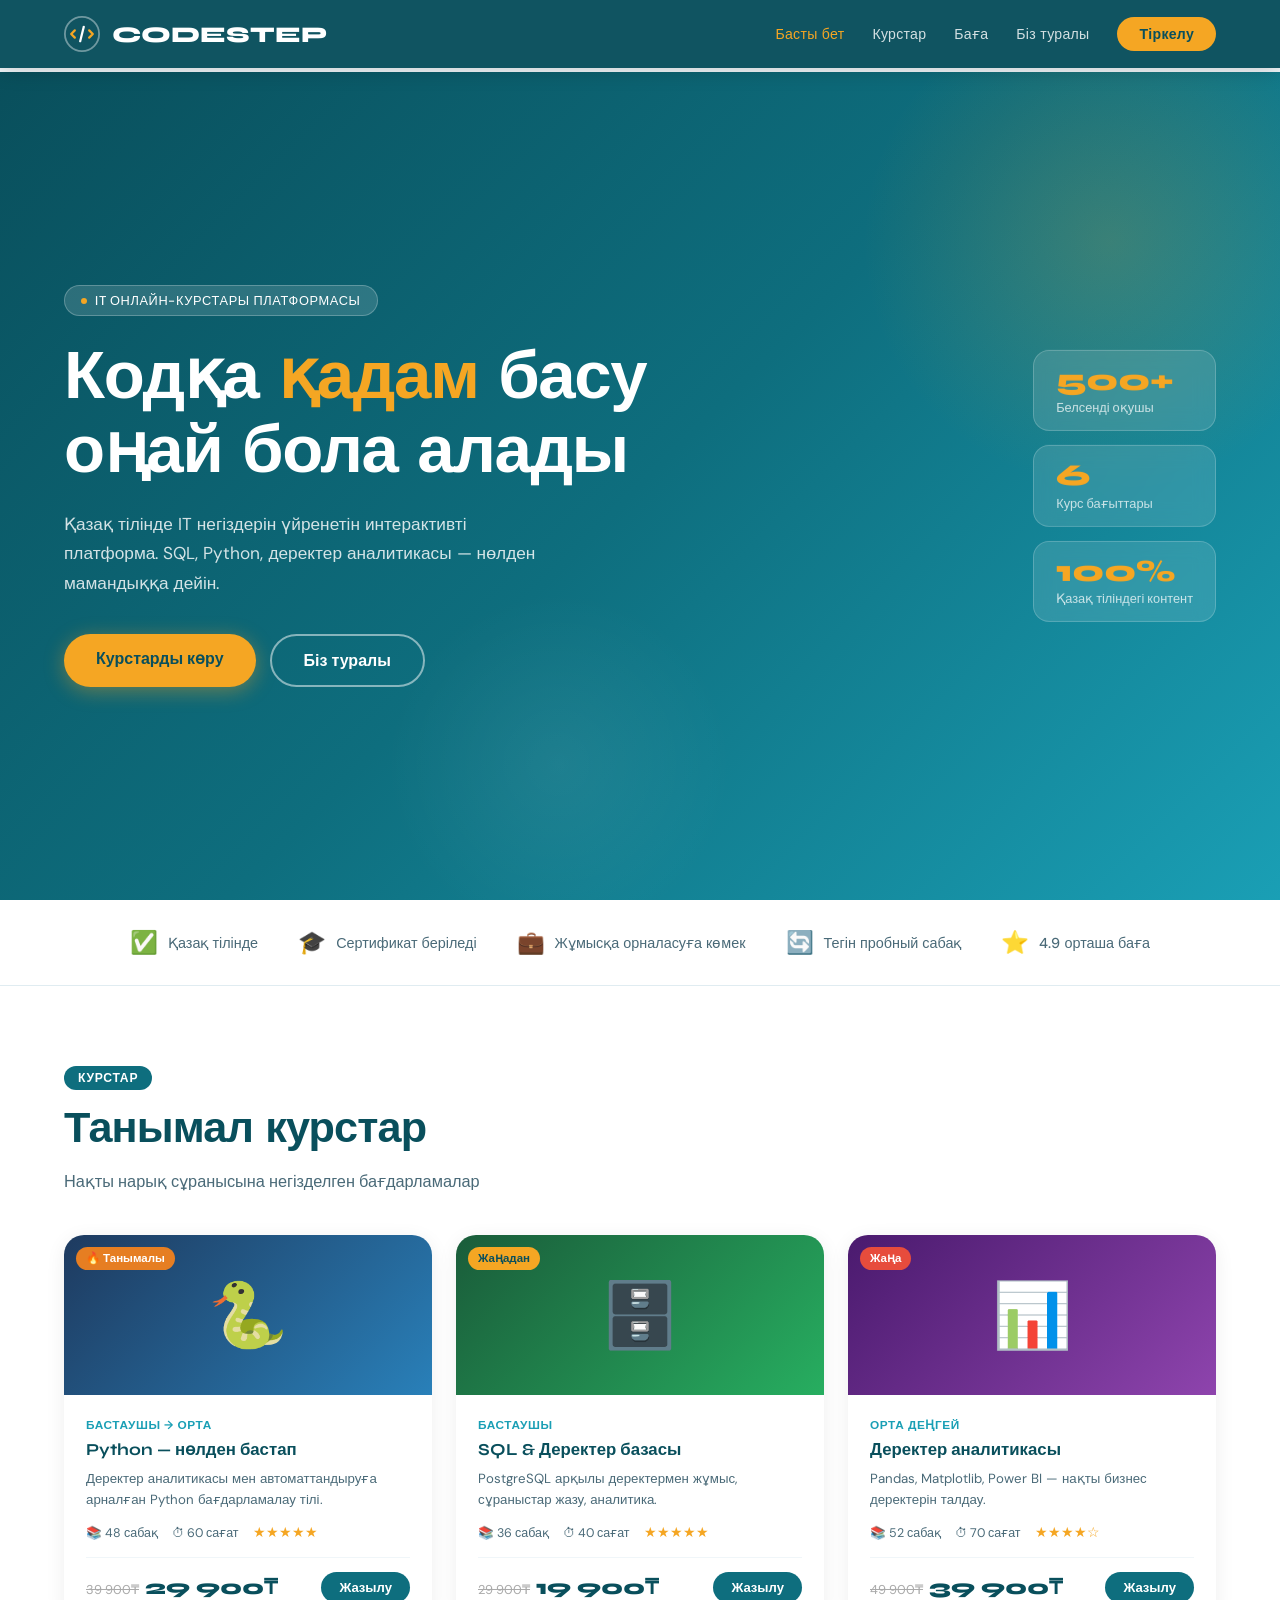
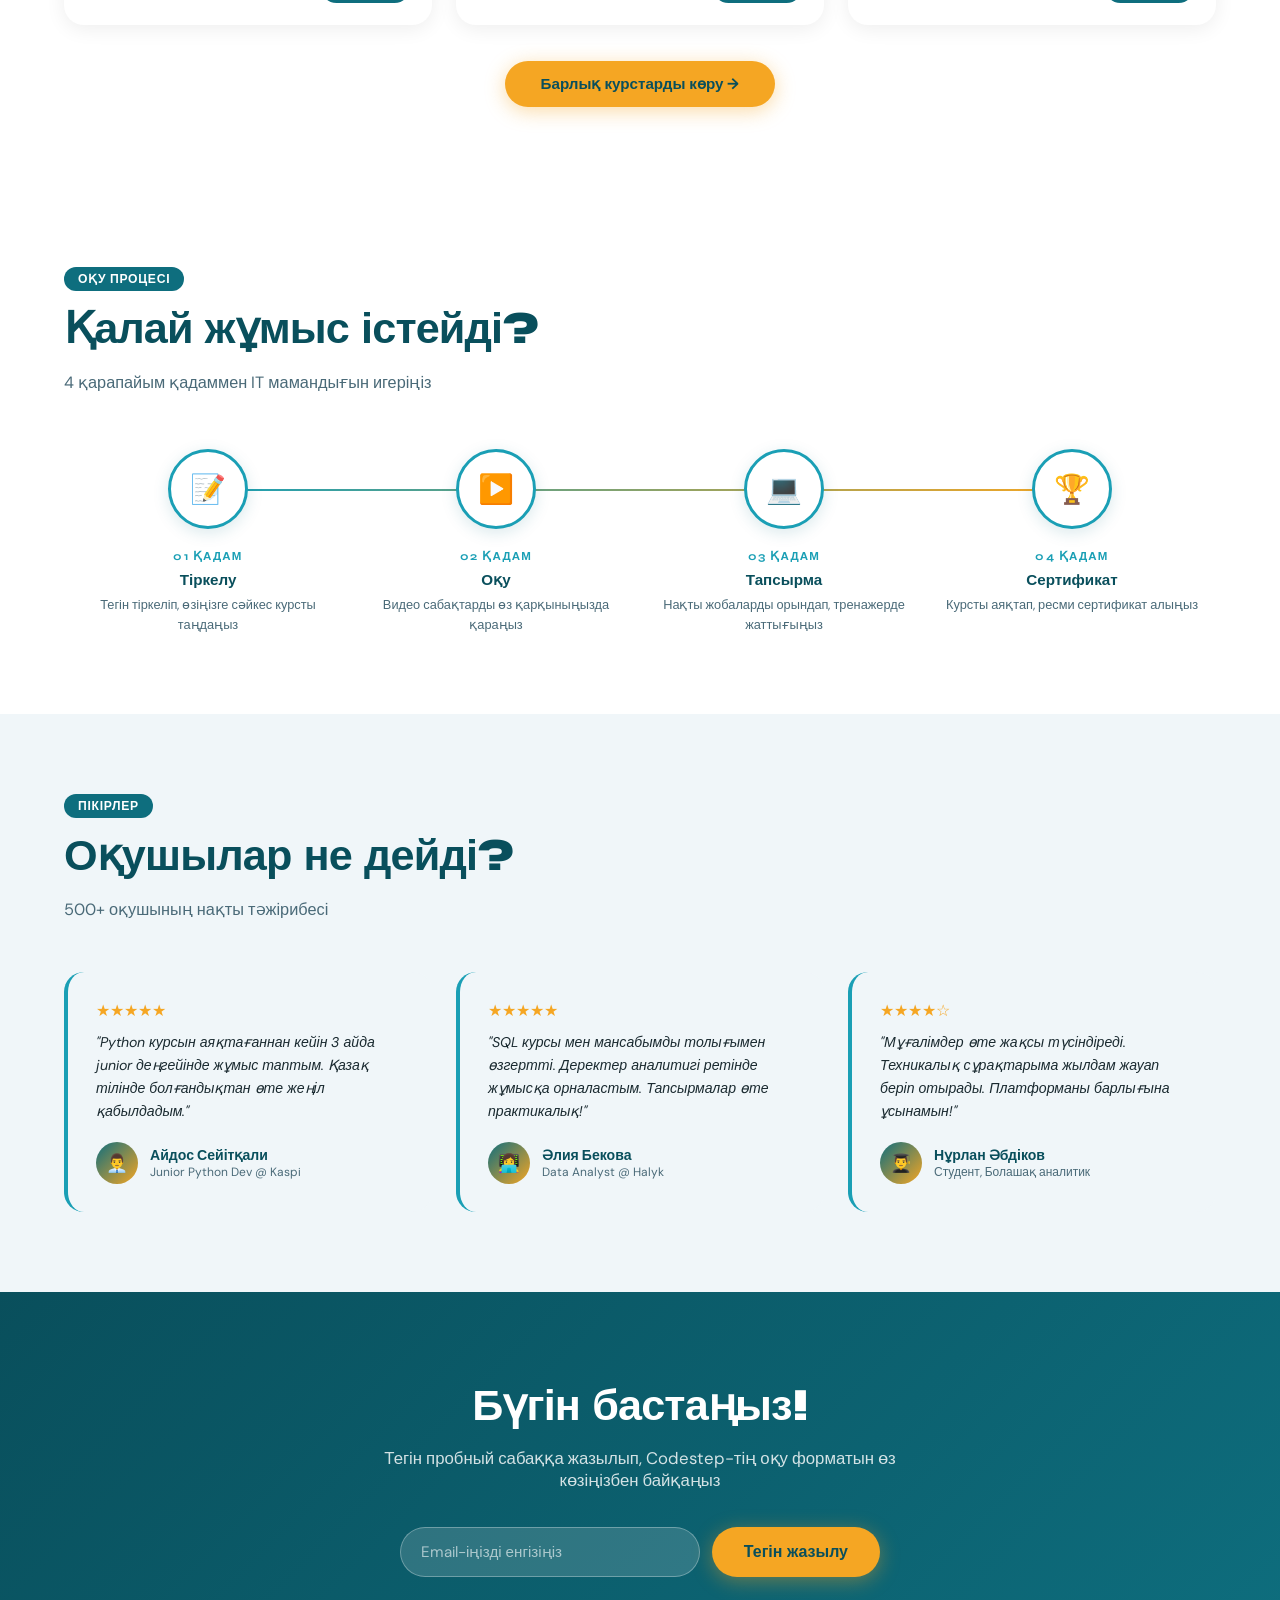
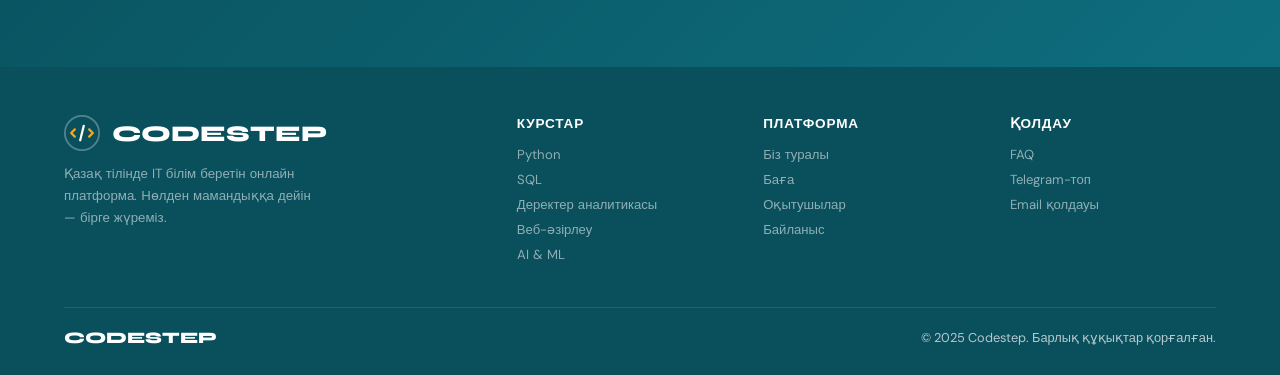
<file: MVP/Index.html>
<!DOCTYPE html>
<html lang="kk">
<head>
  <meta charset="UTF-8">
  <meta name="viewport" content="width=device-width, initial-scale=1.0">
  <title>Codestep — IT курстары платформасы</title>
  <link href="https://fonts.googleapis.com/css2?family=Syne:wght@400;600;700;800&family=DM+Sans:ital,opsz,wght@0,9..40,300;0,9..40,400;0,9..40,500;1,9..40,300&display=swap" rel="stylesheet">
  <style>
    :root {
      --teal: #0e6e7e;
      --teal-dark: #094f5c;
      --teal-light: #1a9fb5;
      --accent: #f5a623;
      --accent2: #e8f4f8;
      --bg: #f0f6f9;
      --white: #ffffff;
      --text: #1a2a30;
      --text-muted: #4a6a78;
      --green-soft: #d6ead6;
      --red-soft: #fde8e8;
    }
    *,*::before,*::after{box-sizing:border-box;margin:0;padding:0}
    html{scroll-behavior:smooth}
    body{font-family:'DM Sans',sans-serif;background:var(--bg);color:var(--text);overflow-x:hidden}

    /* ===== NAV ===== */
    nav{position:fixed;top:0;left:0;right:0;z-index:200;display:flex;align-items:center;justify-content:space-between;padding:16px 5%;background:rgba(9,79,92,0.97);backdrop-filter:blur(10px);box-shadow:0 2px 20px rgba(0,0,0,.18)}
    .nav-logo{display:flex;align-items:center;gap:12px;font-family:'Syne',sans-serif;font-weight:800;font-size:1.4rem;color:#fff;text-decoration:none;cursor:pointer}
    .nav-logo svg{width:36px;height:36px}
    .nav-links{display:flex;gap:28px;align-items:center}
    .nav-links a{color:rgba(255,255,255,.82);text-decoration:none;font-size:0.88rem;font-weight:500;letter-spacing:.02em;transition:color .2s;cursor:pointer}
    .nav-links a:hover,.nav-links a.active{color:var(--accent)}
    .nav-cta{background:var(--accent);color:var(--teal-dark)!important;padding:8px 22px;border-radius:50px;font-weight:700!important;transition:transform .2s,box-shadow .2s!important}
    .nav-cta:hover{transform:translateY(-2px);box-shadow:0 6px 20px rgba(245,166,35,.45)}
    .hamburger{display:none;flex-direction:column;gap:5px;cursor:pointer;padding:4px}
    .hamburger span{width:24px;height:2px;background:#fff;border-radius:2px;transition:all .3s}

    /* ===== PAGES ===== */
    .page{display:none;min-height:100vh;padding-top:72px}
    .page.active{display:block}

    /* ===== HERO ===== */
    .hero{min-height:calc(100vh - 72px);background:linear-gradient(135deg,var(--teal-dark) 0%,var(--teal) 50%,#1a9fb5 100%);display:flex;align-items:center;padding:60px 5% 60px;position:relative;overflow:hidden}
    .hero::before{content:'';position:absolute;top:-80px;right:-80px;width:500px;height:500px;border-radius:50%;background:radial-gradient(circle,rgba(245,166,35,.18) 0%,transparent 70%)}
    .hero::after{content:'';position:absolute;bottom:-40px;left:30%;width:350px;height:350px;border-radius:50%;background:radial-gradient(circle,rgba(255,255,255,.06) 0%,transparent 70%)}
    .hero-content{max-width:620px;position:relative;z-index:2}
    .hero-badge{display:inline-flex;align-items:center;gap:8px;background:rgba(255,255,255,.14);border:1px solid rgba(255,255,255,.24);color:#fff;padding:6px 16px;border-radius:50px;font-size:.8rem;font-weight:500;letter-spacing:.05em;text-transform:uppercase;margin-bottom:24px}
    .hero-badge span{width:6px;height:6px;background:var(--accent);border-radius:50%}
    .hero h1{font-family:'Syne',sans-serif;font-size:clamp(2.6rem,5.5vw,4.2rem);font-weight:800;color:#fff;line-height:1.1;margin-bottom:22px;letter-spacing:-.02em}
    .hero h1 em{color:var(--accent);font-style:normal}
    .hero p{font-size:1.08rem;color:rgba(255,255,255,.82);line-height:1.7;margin-bottom:36px;max-width:500px}
    .hero-btns{display:flex;gap:14px;flex-wrap:wrap}
    .btn-primary{background:var(--accent);color:var(--teal-dark);padding:14px 32px;border-radius:50px;font-weight:700;font-size:1rem;text-decoration:none;transition:transform .2s,box-shadow .2s;box-shadow:0 4px 20px rgba(245,166,35,.4);cursor:pointer;border:none;display:inline-block}
    .btn-primary:hover{transform:translateY(-2px);box-shadow:0 8px 30px rgba(245,166,35,.5)}
    .btn-outline{border:2px solid rgba(255,255,255,.5);color:#fff;padding:14px 32px;border-radius:50px;font-weight:600;font-size:1rem;text-decoration:none;transition:all .2s;cursor:pointer;background:none;display:inline-block}
    .btn-outline:hover{border-color:#fff;background:rgba(255,255,255,.1)}
    .hero-stats{position:absolute;right:5%;top:50%;transform:translateY(-50%);z-index:2;display:flex;flex-direction:column;gap:14px}
    .stat-card{background:rgba(255,255,255,.12);border:1px solid rgba(255,255,255,.2);backdrop-filter:blur(10px);border-radius:16px;padding:14px 22px;color:#fff;min-width:175px}
    .stat-card .num{font-family:'Syne',sans-serif;font-size:1.9rem;font-weight:800;color:var(--accent);line-height:1}
    .stat-card .label{font-size:.8rem;opacity:.75;margin-top:4px}

    /* ===== TRUST BAR ===== */
    .trust-bar{background:var(--white);padding:28px 5%;display:flex;align-items:center;justify-content:center;gap:40px;border-bottom:1px solid #e0ecf1;flex-wrap:wrap}
    .trust-item{display:flex;align-items:center;gap:10px;font-size:.9rem;color:var(--text-muted);font-weight:500}
    .trust-item span{font-size:1.4rem}

    /* ===== SECTIONS ===== */
    section{padding:80px 5%}
    .section-tag{display:inline-block;background:var(--teal);color:#fff;padding:4px 14px;border-radius:50px;font-size:.76rem;font-weight:600;letter-spacing:.06em;text-transform:uppercase;margin-bottom:14px}
    h2{font-family:'Syne',sans-serif;font-size:clamp(1.9rem,4vw,2.7rem);font-weight:800;letter-spacing:-.02em;margin-bottom:14px;color:var(--teal-dark);line-height:1.15}
    .subtitle{font-size:1.02rem;color:var(--text-muted);max-width:580px;line-height:1.7}

    /* ===== КУРСТАР КАТАЛОГЫ ===== */
    .courses-filters{display:flex;gap:10px;flex-wrap:wrap;margin:32px 0 36px}
    .filter-btn{padding:8px 20px;border-radius:50px;border:2px solid var(--teal-light);background:transparent;color:var(--teal-dark);font-size:.85rem;font-weight:600;cursor:pointer;transition:all .2s;font-family:'DM Sans',sans-serif}
    .filter-btn.active,.filter-btn:hover{background:var(--teal);color:#fff;border-color:var(--teal)}
    .courses-grid{display:grid;grid-template-columns:repeat(3,1fr);gap:24px}
    .course-card{background:var(--white);border-radius:20px;overflow:hidden;box-shadow:0 4px 20px rgba(0,0,0,.07);transition:transform .25s,box-shadow .25s;cursor:pointer}
    .course-card:hover{transform:translateY(-6px);box-shadow:0 16px 40px rgba(14,110,126,.14)}
    .course-thumb{height:160px;display:flex;align-items:center;justify-content:center;font-size:4rem;position:relative}
    .course-thumb.python{background:linear-gradient(135deg,#1e3a5f,#2980b9)}
    .course-thumb.sql{background:linear-gradient(135deg,#1a5c3a,#27ae60)}
    .course-thumb.data{background:linear-gradient(135deg,#4a1a6e,#8e44ad)}
    .course-thumb.web{background:linear-gradient(135deg,#7a2828,#e74c3c)}
    .course-thumb.excel{background:linear-gradient(135deg,#1a5c2a,#2ecc71)}
    .course-thumb.ai{background:linear-gradient(135deg,#094f5c,#1a9fb5)}
    .course-badge{position:absolute;top:12px;left:12px;background:var(--accent);color:var(--teal-dark);padding:4px 10px;border-radius:50px;font-size:.72rem;font-weight:700}
    .course-badge.new{background:#e74c3c;color:#fff}
    .course-badge.hot{background:#e67e22;color:#fff}
    .course-body{padding:22px}
    .course-level{font-size:.74rem;font-weight:600;text-transform:uppercase;letter-spacing:.05em;color:var(--teal-light);margin-bottom:6px}
    .course-title{font-family:'Syne',sans-serif;font-size:1.05rem;font-weight:700;color:var(--teal-dark);margin-bottom:8px;line-height:1.3}
    .course-desc{font-size:.83rem;color:var(--text-muted);line-height:1.55;margin-bottom:14px}
    .course-meta{display:flex;gap:14px;font-size:.78rem;color:var(--text-muted);margin-bottom:16px}
    .course-meta span{display:flex;align-items:center;gap:4px}
    .course-footer{display:flex;align-items:center;justify-content:space-between;padding-top:14px;border-top:1px solid var(--bg)}
    .course-price{font-family:'Syne',sans-serif;font-size:1.3rem;font-weight:800;color:var(--teal-dark)}
    .course-price .old-price{font-size:.8rem;color:#aaa;text-decoration:line-through;font-weight:400;font-family:'DM Sans',sans-serif;margin-right:6px}
    .course-enroll{background:var(--teal);color:#fff;padding:8px 18px;border-radius:50px;font-size:.82rem;font-weight:700;border:none;cursor:pointer;transition:background .2s}
    .course-enroll:hover{background:var(--teal-dark)}
    .stars{color:#f5a623;font-size:.85rem}

    /* ===== HOW IT WORKS ===== */
    .how{background:var(--white)}
    .steps-row{display:grid;grid-template-columns:repeat(4,1fr);gap:0;margin-top:52px;position:relative}
    .steps-row::before{content:'';position:absolute;top:40px;left:12.5%;right:12.5%;height:2px;background:linear-gradient(90deg,var(--teal-light),var(--accent));z-index:0}
    .step-item{text-align:center;position:relative;z-index:1;padding:0 12px}
    .step-circle{width:80px;height:80px;border-radius:50%;background:var(--white);border:3px solid var(--teal-light);display:flex;align-items:center;justify-content:center;font-size:1.8rem;margin:0 auto 20px;box-shadow:0 4px 16px rgba(14,110,126,.15)}
    .step-num-label{font-family:'Syne',sans-serif;font-size:.72rem;font-weight:700;color:var(--teal-light);letter-spacing:.1em;text-transform:uppercase;margin-bottom:8px}
    .step-item h3{font-family:'Syne',sans-serif;font-size:.95rem;font-weight:700;color:var(--teal-dark);margin-bottom:6px}
    .step-item p{font-size:.8rem;color:var(--text-muted);line-height:1.55}

    /* ===== PRICING ===== */
    .pricing-grid{display:grid;grid-template-columns:repeat(3,1fr);gap:24px;margin-top:48px}
    .price-card{background:var(--white);border-radius:24px;padding:36px 32px;border:2px solid transparent;transition:all .25s;position:relative;overflow:hidden}
    .price-card:hover{transform:translateY(-4px)}
    .price-card.popular{border-color:var(--teal);box-shadow:0 8px 40px rgba(14,110,126,.18)}
    .price-card.popular::before{content:'⭐ Танымалы';position:absolute;top:0;right:0;background:var(--teal);color:#fff;padding:6px 18px;font-size:.72rem;font-weight:700;border-radius:0 0 0 16px;letter-spacing:.04em}
    .price-name{font-family:'Syne',sans-serif;font-size:1rem;font-weight:700;color:var(--teal-dark);margin-bottom:4px;text-transform:uppercase;letter-spacing:.05em}
    .price-desc{font-size:.82rem;color:var(--text-muted);margin-bottom:24px}
    .price-amount{font-family:'Syne',sans-serif;font-size:2.8rem;font-weight:800;color:var(--teal-dark);line-height:1;margin-bottom:4px}
    .price-amount sup{font-size:1rem}
    .price-period{font-size:.82rem;color:var(--text-muted);margin-bottom:28px}
    .price-features{list-style:none;display:flex;flex-direction:column;gap:12px;margin-bottom:32px}
    .price-features li{display:flex;gap:10px;align-items:flex-start;font-size:.87rem;color:var(--text-muted)}
    .price-features li::before{content:'✓';color:var(--teal);font-weight:700;flex-shrink:0}
    .price-features li.no::before{content:'✗';color:#ccc}
    .price-features li.no{color:#bbb}
    .btn-price{width:100%;padding:13px;border-radius:50px;font-weight:700;font-size:.95rem;cursor:pointer;transition:all .2s;border:2px solid var(--teal);font-family:'DM Sans',sans-serif}
    .btn-price.solid{background:var(--teal);color:#fff}
    .btn-price.solid:hover{background:var(--teal-dark)}
    .btn-price.ghost{background:transparent;color:var(--teal)}
    .btn-price.ghost:hover{background:var(--teal);color:#fff}

    /* ===== TESTIMONIALS ===== */
    .reviews{background:var(--white)}
    .reviews-grid{display:grid;grid-template-columns:repeat(3,1fr);gap:24px;margin-top:48px}
    .review-card{background:var(--bg);border-radius:20px;padding:28px;border-left:4px solid var(--teal-light)}
    .review-stars{color:var(--accent);margin-bottom:10px;font-size:1rem}
    .review-text{font-size:.88rem;color:var(--text);line-height:1.65;margin-bottom:18px;font-style:italic}
    .reviewer{display:flex;align-items:center;gap:12px}
    .reviewer-avatar{width:42px;height:42px;border-radius:50%;background:linear-gradient(135deg,var(--teal),var(--accent));display:flex;align-items:center;justify-content:center;font-size:1.1rem;flex-shrink:0}
    .reviewer-name{font-weight:700;font-size:.88rem;color:var(--teal-dark)}
    .reviewer-role{font-size:.75rem;color:var(--text-muted)}

    /* ===== INSTRUCTORS ===== */
    .instructors{background:var(--bg)}
    .instructors-grid{display:grid;grid-template-columns:repeat(3,1fr);gap:24px;margin-top:48px}
    .instructor-card{background:var(--white);border-radius:20px;padding:28px;text-align:center;box-shadow:0 4px 20px rgba(0,0,0,.07)}
    .instructor-avatar{width:90px;height:90px;border-radius:50%;margin:0 auto 16px;background:linear-gradient(135deg,var(--teal-dark),var(--teal-light));display:flex;align-items:center;justify-content:center;font-size:2.4rem;border:3px solid var(--accent2)}
    .instructor-name{font-family:'Syne',sans-serif;font-size:1.1rem;font-weight:700;color:var(--teal-dark);margin-bottom:4px}
    .instructor-title{font-size:.82rem;color:var(--teal-light);font-weight:600;margin-bottom:10px}
    .instructor-bio{font-size:.82rem;color:var(--text-muted);line-height:1.55;margin-bottom:14px}
    .instructor-stats{display:flex;justify-content:center;gap:20px;padding-top:14px;border-top:1px solid var(--bg)}
    .instructor-stat span{display:block;font-family:'Syne',sans-serif;font-size:1.1rem;font-weight:800;color:var(--teal-dark)}
    .instructor-stat p{font-size:.72rem;color:var(--text-muted)}

    /* ===== FAQ ===== */
    .faq{background:var(--white)}
    .faq-list{max-width:760px;margin:48px auto 0;display:flex;flex-direction:column;gap:12px}
    .faq-item{background:var(--bg);border-radius:16px;overflow:hidden}
    .faq-q{padding:20px 24px;display:flex;justify-content:space-between;align-items:center;cursor:pointer;font-weight:600;font-size:.95rem;color:var(--teal-dark)}
    .faq-q .arrow{transition:transform .3s;font-size:1.1rem;color:var(--teal)}
    .faq-item.open .arrow{transform:rotate(180deg)}
    .faq-a{max-height:0;overflow:hidden;transition:max-height .35s ease,padding .35s ease;font-size:.88rem;color:var(--text-muted);line-height:1.7;padding:0 24px}
    .faq-item.open .faq-a{max-height:200px;padding:0 24px 20px}

    /* ===== NEWSLETTER / CTA ===== */
    .cta-section{background:linear-gradient(135deg,var(--teal-dark),var(--teal));padding:90px 5%;text-align:center;color:#fff}
    .cta-section h2{color:#fff;margin-bottom:16px}
    .cta-section p{font-size:1.05rem;opacity:.82;margin-bottom:36px;max-width:540px;margin-left:auto;margin-right:auto}
    .cta-form{display:flex;gap:12px;max-width:480px;margin:0 auto;flex-wrap:wrap;justify-content:center}
    .cta-input{flex:1;min-width:220px;padding:14px 20px;border-radius:50px;border:none;font-size:.95rem;font-family:'DM Sans',sans-serif;background:rgba(255,255,255,.15);color:#fff;outline:none;border:1px solid rgba(255,255,255,.3)}
    .cta-input::placeholder{color:rgba(255,255,255,.6)}
    .cta-input:focus{background:rgba(255,255,255,.22);border-color:rgba(255,255,255,.6)}

    /* ===== ABOUT PAGE ===== */
    .about-hero{background:linear-gradient(135deg,var(--teal-dark),var(--teal-light));padding:70px 5%;color:#fff;text-align:center}
    .about-hero h1{font-family:'Syne',sans-serif;font-size:clamp(2rem,4vw,3rem);font-weight:800;margin-bottom:16px}
    .about-hero p{font-size:1.05rem;opacity:.85;max-width:560px;margin:0 auto}
    .about-section{background:var(--white);padding:70px 5%}
    .about-grid{display:grid;grid-template-columns:1fr 1fr;gap:60px;align-items:center;margin-top:48px}
    .value-list{display:flex;flex-direction:column;gap:20px;margin-top:24px}
    .value-item{display:flex;gap:16px;align-items:flex-start;padding:18px;background:var(--bg);border-radius:16px;border-left:4px solid var(--teal)}
    .value-icon{width:42px;height:42px;background:var(--teal);border-radius:12px;display:flex;align-items:center;justify-content:center;flex-shrink:0;font-size:1.2rem}
    .value-item h3{font-family:'Syne',sans-serif;font-size:.95rem;font-weight:700;color:var(--teal-dark);margin-bottom:4px}
    .value-item p{font-size:.84rem;color:var(--text-muted);line-height:1.6}
    .about-visual{background:linear-gradient(135deg,var(--teal-dark),var(--teal-light));border-radius:24px;padding:36px;color:#fff}
    .about-visual h3{font-family:'Syne',sans-serif;font-size:1.2rem;font-weight:700;margin-bottom:20px}
    .feature-pills{display:flex;flex-direction:column;gap:10px}
    .pill{background:rgba(255,255,255,.12);border:1px solid rgba(255,255,255,.2);border-radius:12px;padding:12px 16px;display:flex;align-items:center;gap:10px}
    .pill-dot{width:8px;height:8px;background:var(--accent);border-radius:50%;flex-shrink:0}
    .pill span{font-size:.87rem;line-height:1.4}

    /* ===== STATS SECTION ===== */
    .stats-section{background:var(--bg);padding:60px 5%}
    .stats-row{display:grid;grid-template-columns:repeat(4,1fr);gap:24px;margin-top:0}
    .stat-big{background:var(--white);border-radius:20px;padding:28px;text-align:center;box-shadow:0 4px 16px rgba(0,0,0,.06)}
    .stat-big .num{font-family:'Syne',sans-serif;font-size:2.6rem;font-weight:800;color:var(--teal);line-height:1;margin-bottom:6px}
    .stat-big p{font-size:.84rem;color:var(--text-muted)}

    /* ===== CONTACT PAGE ===== */
    .contact-page{background:var(--bg);padding:70px 5%;min-height:calc(100vh - 72px)}
    .contact-page h1{font-family:'Syne',sans-serif;font-size:clamp(2rem,4vw,2.8rem);font-weight:800;color:var(--teal-dark);margin-bottom:10px}
    .contact-page .subtitle{margin-bottom:48px}
    .contact-grid{display:grid;grid-template-columns:1fr 1fr;gap:48px;align-items:start}
    .contact-form{background:var(--white);border-radius:24px;padding:40px;box-shadow:0 8px 32px rgba(0,0,0,.08)}
    .form-group{margin-bottom:20px}
    .form-group label{display:block;font-size:.85rem;font-weight:600;color:var(--teal-dark);margin-bottom:6px}
    .form-group input,.form-group select,.form-group textarea{width:100%;padding:12px 16px;border:2px solid #d0e6ec;border-radius:12px;font-size:.9rem;font-family:'DM Sans',sans-serif;color:var(--text);background:var(--bg);outline:none;transition:border-color .2s}
    .form-group input:focus,.form-group select:focus,.form-group textarea:focus{border-color:var(--teal);background:#fff}
    .form-group textarea{resize:vertical;min-height:100px}
    .form-submit{width:100%;padding:14px;background:var(--teal);color:#fff;border:none;border-radius:50px;font-size:1rem;font-weight:700;font-family:'DM Sans',sans-serif;cursor:pointer;transition:background .2s}
    .form-submit:hover{background:var(--teal-dark)}
    .contact-info{display:flex;flex-direction:column;gap:24px}
    .contact-info-card{background:var(--white);border-radius:20px;padding:28px;box-shadow:0 4px 16px rgba(0,0,0,.06)}
    .contact-info-card h3{font-family:'Syne',sans-serif;font-size:1rem;font-weight:700;color:var(--teal-dark);margin-bottom:12px}
    .contact-detail{display:flex;align-items:center;gap:12px;font-size:.87rem;color:var(--text-muted);margin-bottom:10px}
    .contact-detail span{font-size:1.2rem}
    .social-links{display:flex;gap:12px;margin-top:4px}
    .social-link{width:40px;height:40px;border-radius:50%;background:var(--bg);border:2px solid var(--teal-light);display:flex;align-items:center;justify-content:center;font-size:1.1rem;text-decoration:none;transition:all .2s;cursor:pointer}
    .social-link:hover{background:var(--teal);border-color:var(--teal)}

    /* ===== MODAL ===== */
    .modal-overlay{display:none;position:fixed;inset:0;background:rgba(9,79,92,.6);z-index:300;align-items:center;justify-content:center;backdrop-filter:blur(4px)}
    .modal-overlay.open{display:flex}
    .modal{background:var(--white);border-radius:24px;padding:40px;max-width:460px;width:90%;position:relative;animation:modalIn .3s ease}
    @keyframes modalIn{from{transform:scale(.9);opacity:0}to{transform:scale(1);opacity:1}}
    .modal-close{position:absolute;top:16px;right:20px;font-size:1.4rem;cursor:pointer;color:var(--text-muted);background:none;border:none;line-height:1}
    .modal-close:hover{color:var(--teal-dark)}
    .modal h2{font-family:'Syne',sans-serif;font-size:1.4rem;font-weight:800;color:var(--teal-dark);margin-bottom:6px}
    .modal .course-info-badge{background:var(--teal);color:#fff;padding:3px 12px;border-radius:50px;font-size:.75rem;font-weight:600;display:inline-block;margin-bottom:16px}
    .modal p{font-size:.87rem;color:var(--text-muted);margin-bottom:20px;line-height:1.6}
    .modal .price-tag{font-family:'Syne',sans-serif;font-size:1.8rem;font-weight:800;color:var(--teal-dark);margin-bottom:4px}
    .modal .price-tag .old{font-size:1rem;color:#aaa;text-decoration:line-through;font-weight:400;font-family:'DM Sans',sans-serif;margin-right:8px}
    .modal-actions{display:flex;gap:12px;margin-top:24px}
    .modal-actions .btn-primary{flex:1;text-align:center;padding:13px}
    .modal-actions .btn-outline2{flex:1;text-align:center;padding:12px;border-radius:50px;border:2px solid var(--teal);color:var(--teal);font-weight:600;cursor:pointer;background:none;font-size:.95rem;font-family:'DM Sans',sans-serif;transition:all .2s}
    .modal-actions .btn-outline2:hover{background:var(--teal);color:#fff}

    /* ===== TOAST ===== */
    .toast{position:fixed;bottom:30px;right:30px;background:var(--teal-dark);color:#fff;padding:14px 24px;border-radius:12px;font-size:.88rem;font-weight:500;z-index:400;transform:translateY(100px);opacity:0;transition:all .4s;box-shadow:0 8px 24px rgba(0,0,0,.2)}
    .toast.show{transform:translateY(0);opacity:1}

    /* ===== FOOTER ===== */
    .footer{background:var(--teal-dark);color:rgba(255,255,255,.7);padding:48px 5% 28px}
    .footer-grid{display:grid;grid-template-columns:2fr 1fr 1fr 1fr;gap:40px;margin-bottom:36px}
    .footer-brand .nav-logo{margin-bottom:14px;display:inline-flex}
    .footer-brand p{font-size:.83rem;line-height:1.65;max-width:260px;color:rgba(255,255,255,.55)}
    .footer-col h4{font-family:'Syne',sans-serif;font-size:.85rem;font-weight:700;color:#fff;text-transform:uppercase;letter-spacing:.06em;margin-bottom:14px}
    .footer-col a{display:block;font-size:.82rem;color:rgba(255,255,255,.55);text-decoration:none;margin-bottom:8px;cursor:pointer;transition:color .2s}
    .footer-col a:hover{color:var(--accent)}
    .footer-bottom{border-top:1px solid rgba(255,255,255,.1);padding-top:20px;display:flex;justify-content:space-between;align-items:center;font-size:.8rem}
    .footer-logo-text{font-family:'Syne',sans-serif;font-weight:800;color:#fff;font-size:1rem}

    /* ===== ANIMATIONS ===== */
    .fade-in{opacity:0;transform:translateY(24px);transition:opacity .55s ease,transform .55s ease}
    .fade-in.visible{opacity:1;transform:translateY(0)}

    /* ===== RESPONSIVE ===== */
    @media(max-width:1000px){
      .courses-grid,.pricing-grid,.reviews-grid,.instructors-grid{grid-template-columns:1fr 1fr}
      .steps-row{grid-template-columns:1fr 1fr;gap:24px}.steps-row::before{display:none}
      .footer-grid{grid-template-columns:1fr 1fr;gap:28px}
      .about-grid,.contact-grid{grid-template-columns:1fr}
      .stats-row{grid-template-columns:1fr 1fr}
      .hero-stats{display:none}
    }
    @media(max-width:680px){
      .courses-grid,.pricing-grid,.reviews-grid,.instructors-grid,.steps-row,.stats-row{grid-template-columns:1fr}
      .hamburger{display:flex}
      .nav-links{display:none;position:absolute;top:100%;left:0;right:0;background:var(--teal-dark);flex-direction:column;padding:20px 5%;gap:0}
      .nav-links.open{display:flex}
      .nav-links a{padding:12px 0;border-bottom:1px solid rgba(255,255,255,.1);font-size:.95rem}
      .footer-grid{grid-template-columns:1fr}
      .cta-form{flex-direction:column}
      .cta-input{min-width:auto;width:100%}
    }
  </style>
</head>
<body>

<!-- NAV -->
<nav>
  <a class="nav-logo" onclick="showPage('home')">
    <svg viewBox="0 0 40 40" fill="none" xmlns="http://www.w3.org/2000/svg">
      <circle cx="20" cy="20" r="19" stroke="rgba(255,255,255,0.4)" stroke-width="2"/>
      <path d="M12 16 L8 20 L12 24" stroke="#f5a623" stroke-width="2.5" stroke-linecap="round" stroke-linejoin="round"/>
      <path d="M28 16 L32 20 L28 24" stroke="#f5a623" stroke-width="2.5" stroke-linecap="round" stroke-linejoin="round"/>
      <path d="M22 12 L18 28" stroke="white" stroke-width="2.5" stroke-linecap="round"/>
    </svg>
    CODESTEP
  </a>
  <div class="nav-links" id="navLinks">
    <a onclick="showPage('home')" class="active" id="nav-home">Басты бет</a>
    <a onclick="showPage('courses')" id="nav-courses">Курстар</a>
    <a onclick="showPage('pricing')" id="nav-pricing">Баға</a>
    <a onclick="showPage('about')" id="nav-about">Біз туралы</a>
    <a onclick="showPage('contact')" class="nav-cta" id="nav-contact">Тіркелу</a>
  </div>
  <div class="hamburger" onclick="toggleMenu()" id="hamburger">
    <span></span><span></span><span></span>
  </div>
</nav>

<!-- ===== HOME PAGE ===== -->
<div class="page active" id="page-home">

  <!-- HERO -->
  <section class="hero">
    <div class="hero-content">
      <div class="hero-badge"><span></span> IT онлайн-курстары платформасы</div>
      <h1>Кодқа <em>қадам</em> басу оңай бола алады</h1>
      <p>Қазақ тілінде IT негіздерін үйренетін интерактивті платформа. SQL, Python, деректер аналитикасы — нөлден мамандыққа дейін.</p>
      <div class="hero-btns">
        <a class="btn-primary" onclick="showPage('courses')">Курстарды көру</a>
        <a class="btn-outline" onclick="showPage('about')">Біз туралы</a>
      </div>
    </div>
    <div class="hero-stats">
      <div class="stat-card"><div class="num">500+</div><div class="label">Белсенді оқушы</div></div>
      <div class="stat-card"><div class="num">6</div><div class="label">Курс бағыттары</div></div>
      <div class="stat-card"><div class="num">100%</div><div class="label">Қазақ тіліндегі контент</div></div>
    </div>
  </section>

  <!-- TRUST BAR -->
  <div class="trust-bar">
    <div class="trust-item"><span>✅</span> Қазақ тілінде</div>
    <div class="trust-item"><span>🎓</span> Сертификат беріледі</div>
    <div class="trust-item"><span>💼</span> Жұмысқа орналасуға көмек</div>
    <div class="trust-item"><span>🔄</span> Тегін пробный сабақ</div>
    <div class="trust-item"><span>⭐</span> 4.9 орташа баға</div>
  </div>

  <!-- POPULAR COURSES -->
  <section style="background:var(--white)">
    <span class="section-tag">Курстар</span>
    <h2>Танымал курстар</h2>
    <p class="subtitle">Нақты нарық сұранысына негізделген бағдарламалар</p>
    <div class="courses-grid fade-in" style="margin-top:40px">
      <div class="course-card" onclick="openModal('python')">
        <div class="course-thumb python"><span>🐍</span><span class="course-badge hot">🔥 Танымалы</span></div>
        <div class="course-body">
          <div class="course-level">Бастаушы → Орта</div>
          <div class="course-title">Python — нөлден бастап</div>
          <div class="course-desc">Деректер аналитикасы мен автоматтандыруға арналған Python бағдарламалау тілі.</div>
          <div class="course-meta">
            <span>📚 48 сабақ</span>
            <span>⏱ 60 сағат</span>
            <span class="stars">★★★★★</span>
          </div>
          <div class="course-footer">
            <div class="course-price"><span class="old-price">39 900₸</span>29 900₸</div>
            <button class="course-enroll">Жазылу</button>
          </div>
        </div>
      </div>
      <div class="course-card" onclick="openModal('sql')">
        <div class="course-thumb sql"><span>🗄️</span><span class="course-badge">Жаңадан</span></div>
        <div class="course-body">
          <div class="course-level">Бастаушы</div>
          <div class="course-title">SQL & Деректер базасы</div>
          <div class="course-desc">PostgreSQL арқылы деректермен жұмыс, сұраныстар жазу, аналитика.</div>
          <div class="course-meta">
            <span>📚 36 сабақ</span>
            <span>⏱ 40 сағат</span>
            <span class="stars">★★★★★</span>
          </div>
          <div class="course-footer">
            <div class="course-price"><span class="old-price">29 900₸</span>19 900₸</div>
            <button class="course-enroll">Жазылу</button>
          </div>
        </div>
      </div>
      <div class="course-card" onclick="openModal('data')">
        <div class="course-thumb data"><span>📊</span><span class="course-badge new">Жаңа</span></div>
        <div class="course-body">
          <div class="course-level">Орта деңгей</div>
          <div class="course-title">Деректер аналитикасы</div>
          <div class="course-desc">Pandas, Matplotlib, Power BI — нақты бизнес деректерін талдау.</div>
          <div class="course-meta">
            <span>📚 52 сабақ</span>
            <span>⏱ 70 сағат</span>
            <span class="stars">★★★★☆</span>
          </div>
          <div class="course-footer">
            <div class="course-price"><span class="old-price">49 900₸</span>39 900₸</div>
            <button class="course-enroll">Жазылу</button>
          </div>
        </div>
      </div>
    </div>
    <div style="text-align:center;margin-top:36px">
      <a class="btn-primary" onclick="showPage('courses')" style="font-size:.95rem;padding:13px 36px">Барлық курстарды көру →</a>
    </div>
  </section>

  <!-- HOW IT WORKS -->
  <section class="how">
    <span class="section-tag">Оқу процесі</span>
    <h2>Қалай жұмыс істейді?</h2>
    <p class="subtitle">4 қарапайым қадаммен IT мамандығын игеріңіз</p>
    <div class="steps-row fade-in">
      <div class="step-item">
        <div class="step-circle">📝</div>
        <div class="step-num-label">01 қадам</div>
        <h3>Тіркелу</h3>
        <p>Тегін тіркеліп, өзіңізге сәйкес курсты таңдаңыз</p>
      </div>
      <div class="step-item">
        <div class="step-circle">▶️</div>
        <div class="step-num-label">02 қадам</div>
        <h3>Оқу</h3>
        <p>Видео сабақтарды өз қарқыныңызда қараңыз</p>
      </div>
      <div class="step-item">
        <div class="step-circle">💻</div>
        <div class="step-num-label">03 қадам</div>
        <h3>Тапсырма</h3>
        <p>Нақты жобаларды орындап, тренажерде жаттығыңыз</p>
      </div>
      <div class="step-item">
        <div class="step-circle">🏆</div>
        <div class="step-num-label">04 қадам</div>
        <h3>Сертификат</h3>
        <p>Курсты аяқтап, ресми сертификат алыңыз</p>
      </div>
    </div>
  </section>

  <!-- REVIEWS PREVIEW -->
  <section class="reviews" style="background:var(--bg)">
    <span class="section-tag">Пікірлер</span>
    <h2>Оқушылар не дейді?</h2>
    <p class="subtitle">500+ оқушының нақты тәжірибесі</p>
    <div class="reviews-grid fade-in">
      <div class="review-card">
        <div class="review-stars">★★★★★</div>
        <div class="review-text">"Python курсын аяқтағаннан кейін 3 айда junior деңгейінде жұмыс таптым. Қазақ тілінде болғандықтан өте жеңіл қабылдадым."</div>
        <div class="reviewer">
          <div class="reviewer-avatar">👨‍💼</div>
          <div><div class="reviewer-name">Айдос Сейітқали</div><div class="reviewer-role">Junior Python Dev @ Kaspi</div></div>
        </div>
      </div>
      <div class="review-card">
        <div class="review-stars">★★★★★</div>
        <div class="review-text">"SQL курсы мен мансабымды толығымен өзгертті. Деректер аналитигі ретінде жұмысқа орналастым. Тапсырмалар өте практикалық!"</div>
        <div class="reviewer">
          <div class="reviewer-avatar">👩‍💻</div>
          <div><div class="reviewer-name">Әлия Бекова</div><div class="reviewer-role">Data Analyst @ Halyk</div></div>
        </div>
      </div>
      <div class="review-card">
        <div class="review-stars">★★★★☆</div>
        <div class="review-text">"Мұғалімдер өте жақсы түсіндіреді. Техникалық сұрақтарыма жылдам жауап беріп отырады. Платформаны барлығына ұсынамын!"</div>
        <div class="reviewer">
          <div class="reviewer-avatar">👨‍🎓</div>
          <div><div class="reviewer-name">Нұрлан Әбдіков</div><div class="reviewer-role">Студент, Болашақ аналитик</div></div>
        </div>
      </div>
    </div>
  </section>

  <!-- CTA -->
  <section class="cta-section">
    <h2>Бүгін бастаңыз!</h2>
    <p>Тегін пробный сабаққа жазылып, Codestep-тің оқу форматын өз көзіңізбен байқаңыз</p>
    <div class="cta-form">
      <input class="cta-input" type="email" placeholder="Email-іңізді енгізіңіз">
      <button class="btn-primary" onclick="showToast('📩 Сізге хат жіберілді!')">Тегін жазылу</button>
    </div>
  </section>

</div><!-- /page-home -->

<!-- ===== COURSES PAGE ===== -->
<div class="page" id="page-courses">
  <section style="background:var(--white);padding-top:40px">
    <span class="section-tag">Барлық курстар</span>
    <h2>Курстар каталогы</h2>
    <p class="subtitle">Кез келген деңгейге арналған IT курстары — қазақ тілінде</p>
    <div class="courses-filters">
      <button class="filter-btn active" onclick="filterCourses('all',this)">Барлығы</button>
      <button class="filter-btn" onclick="filterCourses('beginner',this)">Бастаушы</button>
      <button class="filter-btn" onclick="filterCourses('mid',this)">Орта деңгей</button>
      <button class="filter-btn" onclick="filterCourses('pro',this)">Кәсіби</button>
    </div>
    <div class="courses-grid fade-in" id="coursesGrid">
      <div class="course-card" data-level="beginner" onclick="openModal('python')">
        <div class="course-thumb python"><span>🐍</span><span class="course-badge hot">🔥 Танымалы</span></div>
        <div class="course-body">
          <div class="course-level">Бастаушы → Орта</div>
          <div class="course-title">Python — нөлден бастап</div>
          <div class="course-desc">Деректер аналитикасы мен автоматтандыруға арналған Python бағдарламалау тілі.</div>
          <div class="course-meta"><span>📚 48 сабақ</span><span>⏱ 60 сағат</span><span class="stars">★★★★★</span></div>
          <div class="course-footer"><div class="course-price"><span class="old-price">39 900₸</span>29 900₸</div><button class="course-enroll">Жазылу</button></div>
        </div>
      </div>
      <div class="course-card" data-level="beginner" onclick="openModal('sql')">
        <div class="course-thumb sql"><span>🗄️</span><span class="course-badge">Жаңадан</span></div>
        <div class="course-body">
          <div class="course-level">Бастаушы</div>
          <div class="course-title">SQL & Деректер базасы</div>
          <div class="course-desc">PostgreSQL арқылы деректермен жұмыс, сұраныстар жазу, аналитика.</div>
          <div class="course-meta"><span>📚 36 сабақ</span><span>⏱ 40 сағат</span><span class="stars">★★★★★</span></div>
          <div class="course-footer"><div class="course-price"><span class="old-price">29 900₸</span>19 900₸</div><button class="course-enroll">Жазылу</button></div>
        </div>
      </div>
      <div class="course-card" data-level="mid" onclick="openModal('data')">
        <div class="course-thumb data"><span>📊</span><span class="course-badge new">Жаңа</span></div>
        <div class="course-body">
          <div class="course-level">Орта деңгей</div>
          <div class="course-title">Деректер аналитикасы</div>
          <div class="course-desc">Pandas, Matplotlib, Power BI — нақты бизнес деректерін талдау.</div>
          <div class="course-meta"><span>📚 52 сабақ</span><span>⏱ 70 сағат</span><span class="stars">★★★★☆</span></div>
          <div class="course-footer"><div class="course-price"><span class="old-price">49 900₸</span>39 900₸</div><button class="course-enroll">Жазылу</button></div>
        </div>
      </div>
      <div class="course-card" data-level="beginner" onclick="openModal('web')">
        <div class="course-thumb web"><span>🌐</span></div>
        <div class="course-body">
          <div class="course-level">Бастаушы</div>
          <div class="course-title">Веб-әзірлеу: HTML & CSS</div>
          <div class="course-desc">Заманауи веб-сайттар жасауды нөлден үйреніңіз. Адаптивті дизайн, Flexbox, Grid.</div>
          <div class="course-meta"><span>📚 40 сабақ</span><span>⏱ 45 сағат</span><span class="stars">★★★★★</span></div>
          <div class="course-footer"><div class="course-price"><span class="old-price">24 900₸</span>14 900₸</div><button class="course-enroll">Жазылу</button></div>
        </div>
      </div>
      <div class="course-card" data-level="beginner" onclick="openModal('excel')">
        <div class="course-thumb excel"><span>📈</span></div>
        <div class="course-body">
          <div class="course-level">Бастаушы</div>
          <div class="course-title">Excel — кәсіби деңгейде</div>
          <div class="course-desc">Кестелер, формулалар, VLOOKUP, Pivot Table — кеңсе жұмысы үшін Excel шебері болыңыз.</div>
          <div class="course-meta"><span>📚 28 сабақ</span><span>⏱ 30 сағат</span><span class="stars">★★★★★</span></div>
          <div class="course-footer"><div class="course-price"><span class="old-price">14 900₸</span>9 900₸</div><button class="course-enroll">Жазылу</button></div>
        </div>
      </div>
      <div class="course-card" data-level="pro" onclick="openModal('ai')">
        <div class="course-thumb ai"><span>🤖</span><span class="course-badge new">Жаңа 2025</span></div>
        <div class="course-body">
          <div class="course-level">Кәсіби деңгей</div>
          <div class="course-title">AI & Machine Learning</div>
          <div class="course-desc">Scikit-learn, нейрондық желілер, GPT API — жасанды интеллект технологиялары.</div>
          <div class="course-meta"><span>📚 64 сабақ</span><span>⏱ 90 сағат</span><span class="stars">★★★★☆</span></div>
          <div class="course-footer"><div class="course-price"><span class="old-price">79 900₸</span>59 900₸</div><button class="course-enroll">Жазылу</button></div>
        </div>
      </div>
    </div>
  </section>

  <!-- INSTRUCTORS -->
  <section class="instructors">
    <span class="section-tag">Оқытушылар</span>
    <h2>Тәжірибелі мұғалімдер</h2>
    <p class="subtitle">Нақты IT компанияларда жұмыс тәжірибесі бар мамандар</p>
    <div class="instructors-grid fade-in">
      <div class="instructor-card">
        <div class="instructor-avatar">👨‍💻</div>
        <div class="instructor-name">Мауетеков Алмат</div>
        <div class="instructor-title">Python & Data Science сарапшысы</div>
        <div class="instructor-bio">Kaspi Bank-та 5 жыл Data Engineer ретінде жұмыс жасады. 200+ оқушыны Python-ға үйретті.</div>
        <div class="instructor-stats">
          <div class="instructor-stat"><span>200+</span><p>Оқушы</p></div>
          <div class="instructor-stat"><span>4.9★</span><p>Баға</p></div>
          <div class="instructor-stat"><span>5 жыл</span><p>Тәжірибе</p></div>
        </div>
      </div>
      <div class="instructor-card">
        <div class="instructor-avatar">👩‍🏫</div>
        <div class="instructor-name">Оджахлиев Чингиз</div>
        <div class="instructor-title">SQL & BI аналитик</div>
        <div class="instructor-bio">Freedom Finance-та 4 жыл аналитик. SQL, Tableau, Power BI — оқушыларды нарықтағы сұраныстарға дайындайды.</div>
        <div class="instructor-stats">
          <div class="instructor-stat"><span>180+</span><p>Оқушы</p></div>
          <div class="instructor-stat"><span>4.8★</span><p>Баға</p></div>
          <div class="instructor-stat"><span>4 жыл</span><p>Тәжірибе</p></div>
        </div>
      </div>
      <div class="instructor-card">
        <div class="instructor-avatar">👨‍🎓</div>
        <div class="instructor-name">Халмұрат Диас</div>
        <div class="instructor-title">Веб-әзірлеу жетекшісі</div>
        <div class="instructor-bio">Фриланс веб-разработчик, 50+ коммерциялық жоба. HTML/CSS/JS, React бойынша тереңдетілген курстар өткізеді.</div>
        <div class="instructor-stats">
          <div class="instructor-stat"><span>120+</span><p>Оқушы</p></div>
          <div class="instructor-stat"><span>4.9★</span><p>Баға</p></div>
          <div class="instructor-stat"><span>6 жыл</span><p>Тәжірибе</p></div>
        </div>
      </div>
    </div>
  </section>
</div><!-- /page-courses -->

<!-- ===== PRICING PAGE ===== -->
<div class="page" id="page-pricing">
  <section style="background:var(--white);padding-top:40px">
    <span class="section-tag">Баға</span>
    <h2>Қолжетімді бағалар</h2>
    <p class="subtitle">Өзіңізге сәйкес жоспарды таңдаңыз. Кез келген уақытта бас тартуға болады.</p>
    <div class="pricing-grid fade-in">
      <div class="price-card">
        <div class="price-name">Бастаушы</div>
        <div class="price-desc">Жекелеген курстарды сатып алу</div>
        <div class="price-amount"><sup>бастап</sup> 9 900₸</div>
        <div class="price-period">курс үшін бір рет төлем</div>
        <ul class="price-features">
          <li>Таңдаған 1 курсқа қолжетімділік</li>
          <li>Курс материалдарын жүктеу</li>
          <li>Сертификат (курс аяқталғанда)</li>
          <li>30 күн қайтарым кепілдігі</li>
          <li class="no">Барлық курстарға қолжетімділік жоқ</li>
          <li class="no">Тікелей эфирлер жоқ</li>
          <li class="no">Менторлық қолдау жоқ</li>
        </ul>
        <button class="btn-price ghost" onclick="showPage('courses')">Курс таңдау</button>
      </div>
      <div class="price-card popular">
        <div class="price-name">Pro</div>
        <div class="price-desc">Ең танымалы — барлық курстарға жол</div>
        <div class="price-amount"><sup>₸</sup>14 900</div>
        <div class="price-period">айына / жазылым</div>
        <ul class="price-features">
          <li>Барлық курстарға шексіз қолжетімділік</li>
          <li>Жаңа курстар автоматты қосылады</li>
          <li>Сертификаттар</li>
          <li>Апталық тікелей эфирлер</li>
          <li>Telegram-топта қолдау</li>
          <li>Менторлармен 2 сессия/ай</li>
          <li class="no">Жеке ментор жоқ</li>
        </ul>
        <button class="btn-price solid" onclick="showModal(); showToast('🎉 Pro жоспарына тіркеліп жатырсыз!')">Бастау — ₸14 900/ай</button>
      </div>
      <div class="price-card">
        <div class="price-name">Корпоратив</div>
        <div class="price-desc">Команда немесе компания үшін</div>
        <div class="price-amount">Жеке</div>
        <div class="price-period">ұсыныс / қоңырау шалыңыз</div>
        <ul class="price-features">
          <li>5+ қызметкерге арналған оқыту</li>
          <li>Жеке оқу бағдарламасы</li>
          <li>Прогресті бақылау панелі</li>
          <li>Корпоративтік сертификаттар</li>
          <li>Жеке ментор</li>
          <li>Офлайн воркшоптар (сұраныс бойынша)</li>
          <li>Ай сайын есеп беру</li>
        </ul>
        <button class="btn-price ghost" onclick="showPage('contact')">Бізбен байланысу</button>
      </div>
    </div>
  </section>

  <!-- FAQ -->
  <section class="faq">
    <span class="section-tag">Сұрақтар</span>
    <h2>Жиі қойылатын сұрақтар</h2>
    <div class="faq-list">
      <div class="faq-item">
        <div class="faq-q" onclick="toggleFaq(this)">Тегін пробный сабақ бар ма? <span class="arrow">▼</span></div>
        <div class="faq-a">Иә! Барлық курстардың алғашқы 3 сабағы тегін қолжетімді. Сатып алмай-ақ форматты байқай аласыз.</div>
      </div>
      <div class="faq-item">
        <div class="faq-q" onclick="toggleFaq(this)">Сертификат қалай алынады? <span class="arrow">▼</span></div>
        <div class="faq-a">Курстың барлық сабақтарын аяқтап, финалдық тапсырманы тапсырғаннан кейін PDF форматтағы ресми сертификат автоматты жіберіледі. Сертификаттар LinkedIn-ге қосуға болады.</div>
      </div>
      <div class="faq-item">
        <div class="faq-q" onclick="toggleFaq(this)">Жазылымды болдырмауға бола ма? <span class="arrow">▼</span></div>
        <div class="faq-a">Иә, кез келген уақытта жазылымды болдырмауға болады. Ай соңына дейін қолжетімділік сақталады. 30 күн ішінде толық қайтарым кепілдігі бар.</div>
      </div>
      <div class="faq-item">
        <div class="faq-q" onclick="toggleFaq(this)">Мобильде оқуға бола ма? <span class="arrow">▼</span></div>
        <div class="faq-a">Иә, платформа толық мобильдік. Телефон, планшет, компьютер — кез келген құрылғыдан оқи аласыз. Видеоларды офлайн режимде жүктеуге де болады.</div>
      </div>
      <div class="faq-item">
        <div class="faq-q" onclick="toggleFaq(this)">Жұмысқа орналасуға көмек бар ма? <span class="arrow">▼</span></div>
        <div class="faq-a">Pro жоспарында менторлармен кеңес сессиялары, резюме тексеру, LinkedIn профилін оңтайландыру кіреді. Сонымен қатар серіктес IT компаниялардың вакансия базасына қолжетімділік беріледі.</div>
      </div>
    </div>
  </section>
</div><!-- /page-pricing -->

<!-- ===== ABOUT PAGE ===== -->
<div class="page" id="page-about">
  <div class="about-hero">
    <h1>Codestep туралы</h1>
    <p>Қазақстандықтарды IT саласына қадам басуға көмектесетін платформа — қазақ тілінде, нақты тәжірибемен.</p>
  </div>

  <div class="stats-section">
    <div class="stats-row">
      <div class="stat-big"><div class="num">500+</div><p>Белсенді оқушы</p></div>
      <div class="stat-big"><div class="num">6</div><p>Бағыт бойынша курс</p></div>
      <div class="stat-big"><div class="num">87%</div><p>Жұмысқа орналасу</p></div>
      <div class="stat-big"><div class="num">4.9★</div><p>Орташа баға</p></div>
    </div>
  </div>

  <div class="about-section">
    <span class="section-tag">Миссиямыз</span>
    <h2>Неліктен Codestep?</h2>
    <div class="about-grid fade-in">
      <div>
        <p class="subtitle" style="margin-bottom:24px">IT саласы жылдам өсуде, бірақ қазақ тілінде сапалы, жүйелі білім беру ресурстары әлі де жетіспейді. Codestep — осы олқылықты жою үшін жасалған.</p>
        <div class="value-list">
          <div class="value-item">
            <div class="value-icon">🎯</div>
            <div><h3>Тәжірибеге бағыттайды</h3><p>Оқушы тек теория оқып қоймай, арнайы тренажерлерде SQL сұраныстарын жазып, код жаттығуларын бірден орындайды.</p></div>
          </div>
          <div class="value-item">
            <div class="value-icon">🧩</div>
            <div><h3>Күрделіні қарапайым етеді</h3><p>Мәліметтер базасымен жұмыс істеуді және логикалық алгоритмдерді нөлден бастап меңгертеді.</p></div>
          </div>
          <div class="value-item">
            <div class="value-icon">📊</div>
            <div><h3>Прогресті қадағалайды</h3><p>Әр оқушының жетістігін автоматты түрде бағалап, қателері бойынша жеке ұсыныстар береді.</p></div>
          </div>
          <div class="value-item">
            <div class="value-icon">💼</div>
            <div><h3>Жұмысқа дайындайды</h3><p>Курс соңында портфолиода нақты жобалар дайын болады. Серіктес компаниялар арқылы жұмысқа жол ашылады.</p></div>
          </div>
        </div>
      </div>
      <div class="about-visual">
        <h3>Негізгі құндылықтар</h3>
        <div class="feature-pills">
          <div class="pill"><div class="pill-dot"></div><span><strong>Қолжетімділік:</strong> Кез келген өңірден, кез келген уақытта сапалы білім алу</span></div>
          <div class="pill"><div class="pill-dot"></div><span><strong>Ана тіліндегі контент:</strong> IT негіздерін қазақ тілінде терең түсіндіру</span></div>
          <div class="pill"><div class="pill-dot"></div><span><strong>Нәтижеге бағытталу:</strong> Курс соңында портфолиода нақты жобалар</span></div>
          <div class="pill"><div class="pill-dot"></div><span><strong>Автоматтандыру:</strong> Тапсырмаларды автоматты түрде тексеретін жүйе</span></div>
          <div class="pill"><div class="pill-dot"></div><span><strong>Қауымдастық:</strong> Оқушылар арасындағы Telegram-топ желісі</span></div>
        </div>
      </div>
    </div>
  </div>

  <!-- Team -->
  <section style="background:var(--bg)">
    <span class="section-tag">Команда</span>
    <h2>Ұйымдық құрылым</h2>
    <p class="subtitle">Рөлдер мен жауапкершіліктер</p>
    <div style="display:grid;grid-template-columns:repeat(4,1fr);gap:22px;margin-top:44px" class="fade-in" id="teamGrid">
      <div style="background:var(--white);border-radius:20px;padding:26px;text-align:center;box-shadow:0 2px 12px rgba(0,0,0,.05)">
        <div style="width:68px;height:68px;border-radius:50%;margin:0 auto 14px;background:linear-gradient(135deg,var(--teal-dark),var(--teal-light));display:flex;align-items:center;justify-content:center;font-size:1.9rem">👑</div>
        <div style="font-family:'Syne',sans-serif;font-size:.92rem;font-weight:700;color:var(--teal-dark);margin-bottom:6px">Founder / CEO</div>
        <div style="font-size:.8rem;color:var(--text-muted);line-height:1.5">Стратегиялық жоспарлау, серіктестіктер, қаржылық шешімдер.</div>
      </div>
      <div style="background:var(--white);border-radius:20px;padding:26px;text-align:center;box-shadow:0 2px 12px rgba(0,0,0,.05)">
        <div style="width:68px;height:68px;border-radius:50%;margin:0 auto 14px;background:linear-gradient(135deg,var(--teal-dark),var(--teal-light));display:flex;align-items:center;justify-content:center;font-size:1.9rem">📣</div>
        <div style="font-family:'Syne',sans-serif;font-size:.92rem;font-weight:700;color:var(--teal-dark);margin-bottom:6px">Marketing Manager</div>
        <div style="font-size:.8rem;color:var(--text-muted);line-height:1.5">Науқандарды басқару, контент, блогерлермен жұмыс.</div>
      </div>
      <div style="background:var(--white);border-radius:20px;padding:26px;text-align:center;box-shadow:0 2px 12px rgba(0,0,0,.05)">
        <div style="width:68px;height:68px;border-radius:50%;margin:0 auto 14px;background:linear-gradient(135deg,var(--teal-dark),var(--teal-light));display:flex;align-items:center;justify-content:center;font-size:1.9rem">👩‍🏫</div>
        <div style="font-family:'Syne',sans-serif;font-size:.92rem;font-weight:700;color:var(--teal-dark);margin-bottom:6px">IT Instructor ×2</div>
        <div style="font-size:.8rem;color:var(--text-muted);line-height:1.5">Курстарды өткізу, оқу бағдарламасын әзірлеу, студент прогресі.</div>
      </div>
      <div style="background:var(--white);border-radius:20px;padding:26px;text-align:center;box-shadow:0 2px 12px rgba(0,0,0,.05)">
        <div style="width:68px;height:68px;border-radius:50%;margin:0 auto 14px;background:linear-gradient(135deg,var(--teal-dark),var(--teal-light));display:flex;align-items:center;justify-content:center;font-size:1.9rem">⚙️</div>
        <div style="font-family:'Syne',sans-serif;font-size:.92rem;font-weight:700;color:var(--teal-dark);margin-bottom:6px">Platform Developer</div>
        <div style="font-size:.8rem;color:var(--text-muted);line-height:1.5">Оқу платформасын, тіркеу және төлем жүйесін қолдау.</div>
      </div>
    </div>
  </section>

  <section class="cta-section">
    <h2>Codestep-ке қосылыңыз</h2>
    <p>Бағдарламалауды қадам-қадаммен үйрену — бүгін басталады</p>
    <a class="btn-primary" onclick="showPage('contact')" style="font-size:1.05rem;padding:15px 40px">Тіркелу →</a>
  </section>
</div><!-- /page-about -->

<!-- ===== CONTACT PAGE ===== -->
<div class="page" id="page-contact">
  <div class="contact-page">
    <span class="section-tag">Байланыс</span>
    <h1>Бізбен хабарласыңыз</h1>
    <p class="subtitle">Сұрақтарыңызға 24 сағат ішінде жауап береміз</p>
    <div class="contact-grid fade-in">
      <div class="contact-form">
        <h3 style="font-family:'Syne',sans-serif;font-size:1.2rem;font-weight:700;color:var(--teal-dark);margin-bottom:24px">Форманы толтырыңыз</h3>
        <div class="form-group">
          <label>Атыңыз *</label>
          <input type="text" placeholder="Атыңызды енгізіңіз" id="contactName">
        </div>
        <div class="form-group">
          <label>Email немесе телефон *</label>
          <input type="text" placeholder="example@mail.com немесе +7 7XX XXX XX XX" id="contactEmail">
        </div>
        <div class="form-group">
          <label>Сізді не қызықтырады?</label>
          <select id="contactCourse">
            <option>Python курсы</option>
            <option>SQL курсы</option>
            <option>Деректер аналитикасы</option>
            <option>Веб-әзірлеу</option>
            <option>AI & Machine Learning</option>
            <option>Pro жазылымы</option>
            <option>Корпоративтік оқыту</option>
            <option>Басқа сұрақ</option>
          </select>
        </div>
        <div class="form-group">
          <label>Хабарламаңыз</label>
          <textarea placeholder="Сұрағыңызды немесе пікіріңізді жазыңыз..." id="contactMsg"></textarea>
        </div>
        <button class="form-submit" onclick="submitForm()">Жіберу →</button>
      </div>
      <div class="contact-info">
        <div class="contact-info-card">
          <h3>📍 Байланыс мәліметтері</h3>
          <div class="contact-detail"><span>📧</span> hello@codestep.kz</div>
          <div class="contact-detail"><span>📱</span> +7 (700) 123-45-67</div>
          <div class="contact-detail"><span>🕐</span> Дүйс–Жұма: 09:00–18:00</div>
          <div class="contact-detail"><span>📍</span> Алматы, Қазақстан</div>
        </div>
        <div class="contact-info-card">
          <h3>📲 Әлеуметтік желілер</h3>
          <p style="font-size:.84rem;color:var(--text-muted);margin-bottom:14px">Бізді Instagram, Telegram және TikTok-та табыңыз — тегін сабақтар мен жаңалықтар</p>
          <div class="social-links">
            <div class="social-link" onclick="showToast('Instagram ашылуда...')">📸</div>
            <div class="social-link" onclick="showToast('Telegram ашылуда...')">✈️</div>
            <div class="social-link" onclick="showToast('TikTok ашылуда...')">🎵</div>
            <div class="social-link" onclick="showToast('YouTube ашылуда...')">▶️</div>
          </div>
        </div>
        <div class="contact-info-card" style="background:linear-gradient(135deg,var(--teal-dark),var(--teal));color:#fff">
          <h3 style="color:#fff;margin-bottom:10px">🎁 Тегін пробный сабақ</h3>
          <p style="font-size:.84rem;opacity:.85;margin-bottom:16px">Бүгін тіркеліп, кез келген курстың алғашқы 3 сабағын тегін алыңыз!</p>
          <button class="btn-primary" onclick="showToast('🎉 Тіркелдіңіз! Хат жіберілді.')" style="width:100%;text-align:center">Тегін бастау</button>
        </div>
      </div>
    </div>
  </div>
</div><!-- /page-contact -->

<!-- FOOTER -->
<footer class="footer">
  <div class="footer-grid">
    <div class="footer-brand">
      <a class="nav-logo footer-logo" onclick="showPage('home')" style="margin-bottom:12px">
        <svg viewBox="0 0 40 40" fill="none" width="28" height="28">
          <circle cx="20" cy="20" r="19" stroke="rgba(255,255,255,0.3)" stroke-width="2"/>
          <path d="M12 16 L8 20 L12 24" stroke="#f5a623" stroke-width="2.5" stroke-linecap="round" stroke-linejoin="round"/>
          <path d="M28 16 L32 20 L28 24" stroke="#f5a623" stroke-width="2.5" stroke-linecap="round" stroke-linejoin="round"/>
          <path d="M22 12 L18 28" stroke="white" stroke-width="2.5" stroke-linecap="round"/>
        </svg>
        CODESTEP
      </a>
      <p>Қазақ тілінде IT білім беретін онлайн платформа. Нөлден мамандыққа дейін — бірге жүреміз.</p>
    </div>
    <div class="footer-col">
      <h4>Курстар</h4>
      <a onclick="showPage('courses')">Python</a>
      <a onclick="showPage('courses')">SQL</a>
      <a onclick="showPage('courses')">Деректер аналитикасы</a>
      <a onclick="showPage('courses')">Веб-әзірлеу</a>
      <a onclick="showPage('courses')">AI & ML</a>
    </div>
    <div class="footer-col">
      <h4>Платформа</h4>
      <a onclick="showPage('about')">Біз туралы</a>
      <a onclick="showPage('pricing')">Баға</a>
      <a onclick="showPage('about')">Оқытушылар</a>
      <a onclick="showPage('contact')">Байланыс</a>
    </div>
    <div class="footer-col">
      <h4>Қолдау</h4>
      <a onclick="showPage('pricing')">FAQ</a>
      <a onclick="showToast('Telegram-топ ашылуда...')">Telegram-топ</a>
      <a onclick="showToast('📧 hello@codestep.kz')">Email қолдауы</a>
    </div>
  </div>
  <div class="footer-bottom">
    <span class="footer-logo-text">CODESTEP</span>
    <span>© 2025 Codestep. Барлық құқықтар қорғалған.</span>
  </div>
</footer>

<!-- MODAL -->
<div class="modal-overlay" id="modalOverlay" onclick="closeModalOutside(event)">
  <div class="modal" id="modal">
    <button class="modal-close" onclick="closeModal()">✕</button>
    <div id="modalContent"></div>
    <div class="modal-actions">
      <button class="btn-primary" onclick="showToast('🎉 Сізді тіркедік! Хат жіберілді.'); closeModal()">Жазылу →</button>
      <button class="btn-outline2" onclick="showToast('📩 Тегін сабақ хатқа жіберілді!'); closeModal()">Тегін сабақ алу</button>
    </div>
  </div>
</div>

<!-- TOAST -->
<div class="toast" id="toast"></div>

<script>
  const courses = {
    python:{title:'Python — нөлден бастап',badge:'Бастаушы → Орта',desc:'Деректер аналитикасы мен автоматтандыруға арналған Python. 48 сабақ, 60 сағат, нақты жобалар.',price:'29 900₸',old:'39 900₸'},
    sql:{title:'SQL & Деректер базасы',badge:'Бастаушы',desc:'PostgreSQL арқылы деректермен жұмыс. 36 сабақ, 40 сағат, нақты аналитикалық тапсырмалар.',price:'19 900₸',old:'29 900₸'},
    data:{title:'Деректер аналитикасы',badge:'Орта деңгей',desc:'Pandas, Matplotlib, Power BI. 52 сабақ, 70 сағат, реал бизнес деректерімен жұмыс.',price:'39 900₸',old:'49 900₸'},
    web:{title:'Веб-әзірлеу: HTML & CSS',badge:'Бастаушы',desc:'Заманауи сайттар жасауды үйреніңіз. 40 сабақ, 45 сағат, адаптивті дизайн.',price:'14 900₸',old:'24 900₸'},
    excel:{title:'Excel — кәсіби деңгейде',badge:'Бастаушы',desc:'Формулалар, Pivot Table, деректер талдауы. 28 сабақ, 30 сағат.',price:'9 900₸',old:'14 900₸'},
    ai:{title:'AI & Machine Learning',badge:'Кәсіби деңгей',desc:'Scikit-learn, нейрондық желілер, GPT API. 64 сабақ, 90 сағат.',price:'59 900₸',old:'79 900₸'}
  };

  function openModal(key){
    const c = courses[key];
    document.getElementById('modalContent').innerHTML = `
      <h2>${c.title}</h2>
      <span class="course-info-badge">${c.badge}</span>
      <p>${c.desc}</p>
      <div class="price-tag"><span class="old">${c.old}</span>${c.price}</div>
      <p style="font-size:.78rem;color:var(--text-muted);margin-top:4px">✓ 30 күн қайтарым кепілдігі &nbsp; ✓ Сертификат беріледі</p>
    `;
    document.getElementById('modalOverlay').classList.add('open');
  }

  function showModal(){
    document.getElementById('modalContent').innerHTML = `
      <h2>Pro жазылымы</h2>
      <span class="course-info-badge">Барлық курстар</span>
      <p>Барлық курстарға шексіз қолжетімділік, апталық тікелей эфирлер, менторлармен 2 сессия/ай.</p>
      <div class="price-tag">14 900₸<span style="font-size:1rem;font-weight:400;font-family:'DM Sans',sans-serif;color:var(--text-muted)">/ай</span></div>
    `;
    document.getElementById('modalOverlay').classList.add('open');
  }

  function closeModal(){ document.getElementById('modalOverlay').classList.remove('open'); }
  function closeModalOutside(e){ if(e.target===document.getElementById('modalOverlay')) closeModal(); }

  function showPage(page){
    document.querySelectorAll('.page').forEach(p=>p.classList.remove('active'));
    document.getElementById('page-'+page).classList.add('active');
    document.querySelectorAll('.nav-links a').forEach(a=>a.classList.remove('active'));
    const nav = document.getElementById('nav-'+page);
    if(nav) nav.classList.add('active');
    window.scrollTo({top:0,behavior:'smooth'});
    document.getElementById('navLinks').classList.remove('open');
    // re-trigger animations
    setTimeout(()=>{
      document.querySelectorAll('#page-'+page+' .fade-in').forEach(el=>{
        el.classList.remove('visible');
        setTimeout(()=>el.classList.add('visible'),100);
      });
    },50);
  }

  function toggleMenu(){
    document.getElementById('navLinks').classList.toggle('open');
  }

  function filterCourses(level, btn){
    document.querySelectorAll('.filter-btn').forEach(b=>b.classList.remove('active'));
    btn.classList.add('active');
    document.querySelectorAll('#coursesGrid .course-card').forEach(card=>{
      if(level==='all'||card.dataset.level===level){
        card.style.display='';
      } else {
        card.style.display='none';
      }
    });
  }

  function toggleFaq(el){
    const item = el.parentElement;
    item.classList.toggle('open');
  }

  let toastTimer;
  function showToast(msg){
    const t = document.getElementById('toast');
    t.textContent = msg;
    t.classList.add('show');
    clearTimeout(toastTimer);
    toastTimer = setTimeout(()=>t.classList.remove('show'), 3200);
  }

  function submitForm(){
    const name = document.getElementById('contactName').value.trim();
    if(!name){ showToast('⚠️ Атыңызды енгізіңіз'); return; }
    showToast('✅ Хабарламаңыз жіберілді! Жауап күтіңіз.');
    ['contactName','contactEmail','contactMsg'].forEach(id=>document.getElementById(id).value='');
  }

  // Intersection Observer for animations
  const obs = new IntersectionObserver((entries)=>{
    entries.forEach(e=>{if(e.isIntersecting) e.target.classList.add('visible');});
  },{threshold:0.08});
  function initObs(){
    document.querySelectorAll('.fade-in').forEach(el=>obs.observe(el));
  }
  initObs();
  // init home page animations
  setTimeout(()=>{
    document.querySelectorAll('#page-home .fade-in').forEach(el=>el.classList.add('visible'));
  },200);
</script>
</body>
</html>
</file>
